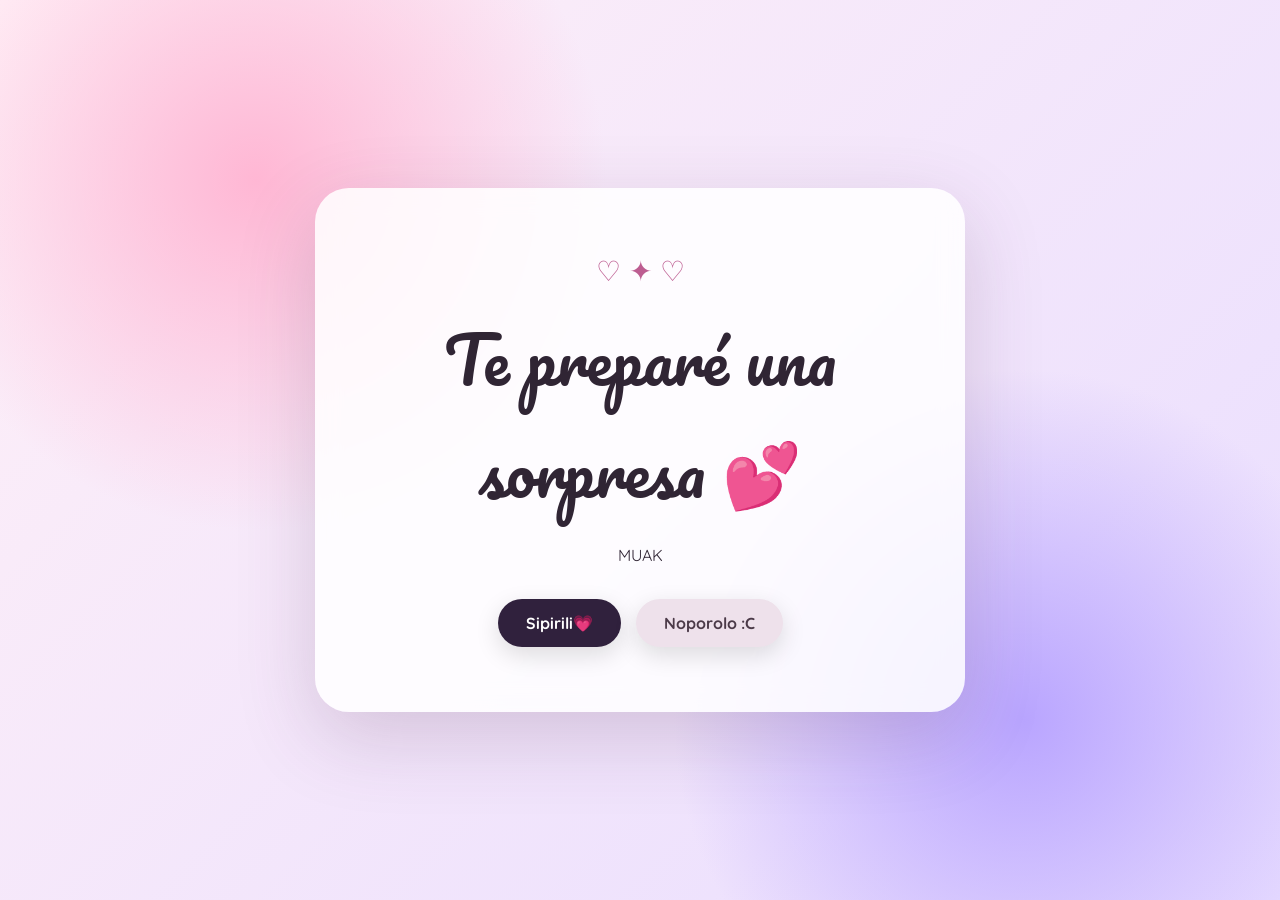
<file: index.html>
<!DOCTYPE html>
<html lang="es">
<head>
  <meta charset="UTF-8">
  <meta name="viewport" content="width=device-width, initial-scale=1.0">
  <title>Para mi sopi 💕</title>
  <link rel="stylesheet" href="style.css">
</head>
<body>

  <main class="intro-page">
    <section class="pantalla pantalla-inicial">
      <div class="sorpresa-card">
        <div class="decoracion">♡ ✦ ♡</div>
        <h1>Te preparé una sorpresa 💕</h1>
        <p>MUAK</p>
        <div class="botones">
          <button class="btn btn-aceptar" onclick="irACarta()">Sipirili💗</button>
          <button class="btn btn-rechazar" onclick="mostrarRechazo()">Noporolo :C</button>
        </div>
      </div>
    </section>
  </main>
  <script src="script.js"></script>
</body>
</html>
</file>
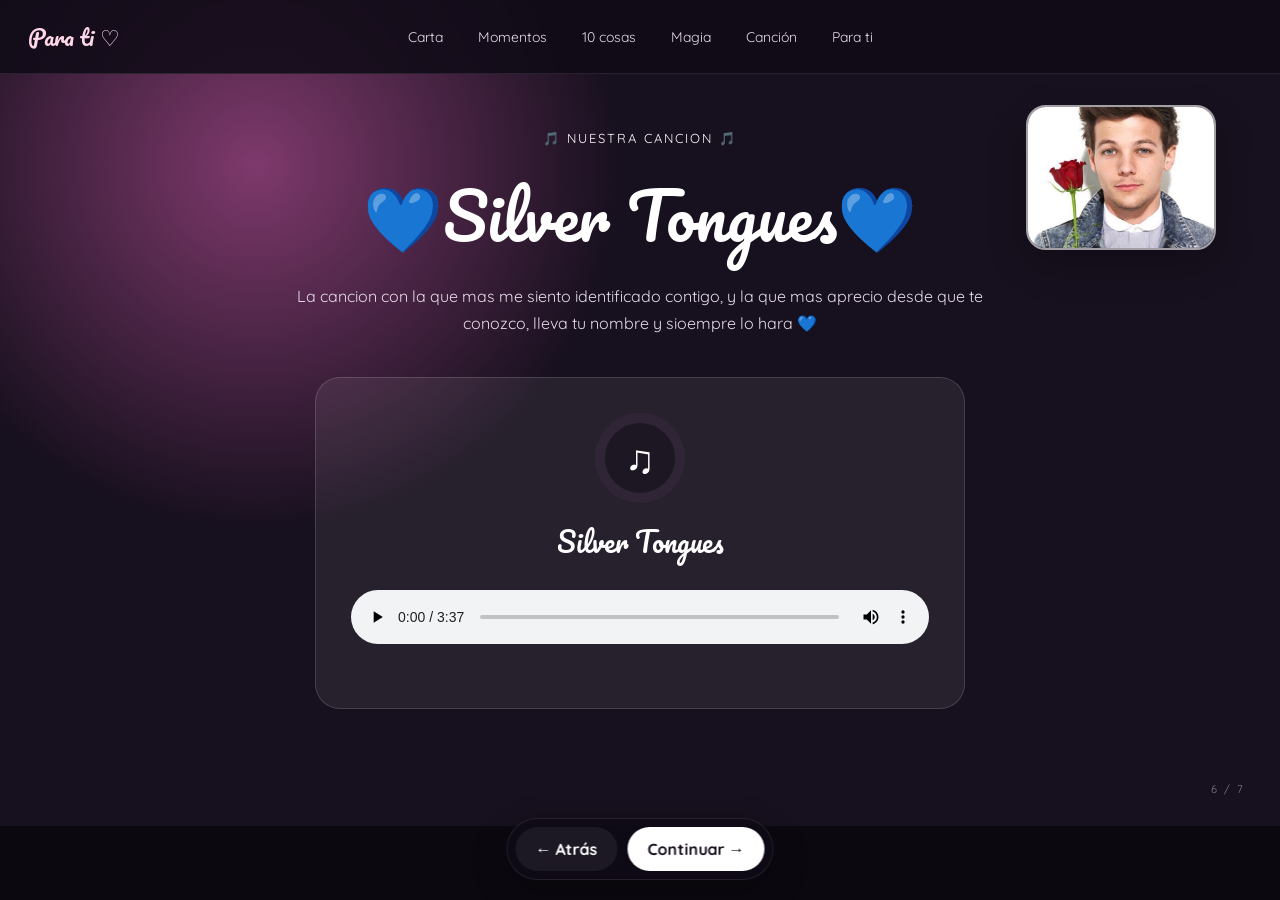
<file: cancion.html>
<!DOCTYPE html>
<html lang="es">
<head>
  <meta charset="UTF-8">
  <meta name="viewport" content="width=device-width, initial-scale=1.0">
  <title>Una canción para ti 🎵</title>
  <link rel="stylesheet" href="style.css">
</head>
<body>
  <header class="header">
    <div class="logo">Para ti ♡</div>
    <nav id="menu">
      <a href="carta.html">Carta</a>
      <a href="momentos.html">Momentos</a>
      <a href="cosas.html">10 cosas</a>
      <a href="magia.html">Magia</a>
      <a href="cancion.html">Canción</a>
      <a href="para-ti.html">Para ti</a>
    </nav>
    <button class="menu-movil" onclick="abrirMenu()">☰</button>
  </header>

  <main>
    <section class="seccion cancion pagina-completa">
      <div class="foto-tematica">
        <img src="imagenes/Louis Tomlinson.jpg" alt="Imagen para la canción">
      </div>
      <div class="titulo claro">
        <span>🎵 Nuestra cancion 🎵</span>
        <h2>💙Silver Tongues💙</h2>
        <p>La cancion con la que mas me siento identificado contigo, y la que mas aprecio desde que te conozco, lleva tu nombre y sioempre lo hara 💙</p>
      </div>
      <div class="audio-card">
        <div class="disco">♫</div>
        <h3>Silver Tongues</h3>
        <audio controls>
          <source src="audio/cancion.mp3" type="audio/mpeg">
        </audio>
      </div>
      <div class="mini-indicador">6 / 7</div>
    </section>
  <div class="controles">
    <button class="flecha atras" onclick="volver('twilight-flash.html')">← Atrás</button>
    <button class="flecha siguiente" onclick="continuar('para-ti.html')">Continuar →</button>
  </div>

  </main>
  <script src="script.js"></script>
</body>
</html>
</file>
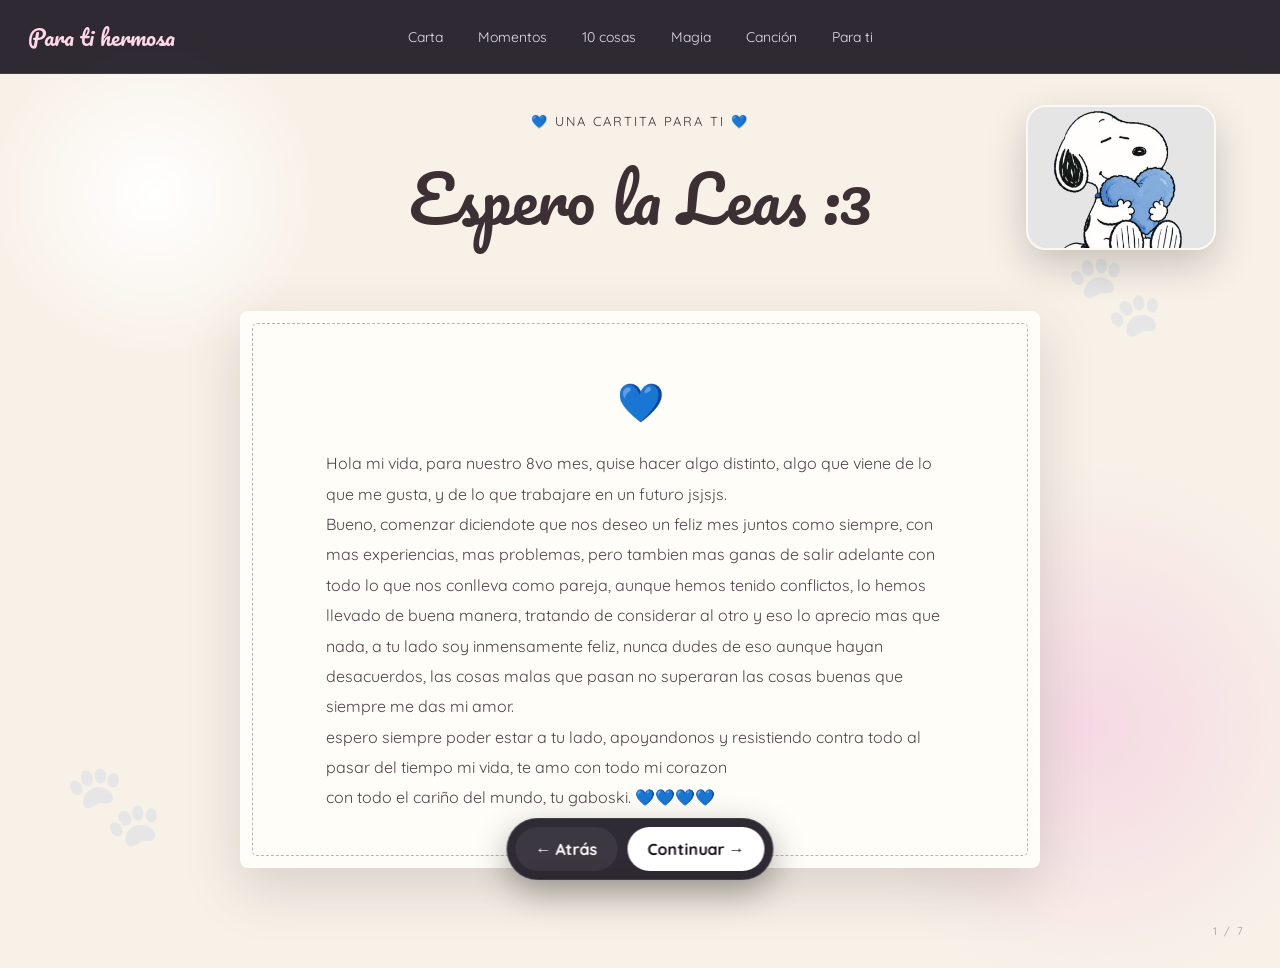
<file: carta.html>
<!DOCTYPE html>
<html lang="es">
<head>
  <meta charset="UTF-8">
  <meta name="viewport" content="width=device-width, initial-scale=1.0">
  <title>Mi carta 💌</title>
  <link rel="stylesheet" href="style.css">
</head>
<body>
  <header class="header">
    <div class="logo">Para ti hermosa </div>
    <nav id="menu">
      <a href="carta.html">Carta</a>
      <a href="momentos.html">Momentos</a>
      <a href="cosas.html">10 cosas</a>
      <a href="magia.html">Magia</a>
      <a href="cancion.html">Canción</a>
      <a href="para-ti.html">Para ti</a>
    </nav>
    <button class="menu-movil" onclick="abrirMenu()">☰</button>
  </header>

  <main>
    <section class="seccion snoopy pagina-completa">
      <div class="decor-foto foto-snoopy">
        <img src="imagenes/snoopycorazon.jpg" alt="Foto temática Snoopy">
      </div>
      <div class="titulo">
        <span>💙 una cartita para ti 💙</span>
        <h2>Espero la Leas :3</h2>
      </div>
      <div class="carta">
        <div class="patita">💙</div>
        <p>Hola mi vida, para nuestro 8vo mes, quise hacer algo distinto, algo que viene de lo que me gusta, y de lo que trabajare en un futuro jsjsjs.</p>
        <p>Bueno, comenzar diciendote que nos deseo un feliz mes juntos como siempre, con mas experiencias, mas problemas, pero tambien mas ganas de salir adelante con todo lo que nos conlleva como pareja, aunque hemos tenido conflictos, lo hemos llevado de buena manera, tratando de considerar al otro y eso lo aprecio mas que nada, a tu lado soy inmensamente feliz, nunca dudes de eso aunque hayan desacuerdos, las cosas malas que pasan no superaran las cosas buenas que siempre me das mi amor.</p>
        <p>espero siempre poder estar a tu lado, apoyandonos y resistiendo contra todo al pasar del tiempo mi vida, te amo con todo mi corazon</p>

        <p>con todo el cariño del mundo, tu gaboski. 💙💙💙💙 </p>
      </div>
      <div class="mini-indicador">1 / 7</div>
    </section>
  <div class="controles">
    <button class="flecha atras" onclick="volver('index.html')">← Atrás</button>
    <button class="flecha siguiente" onclick="continuar('momentos.html')">Continuar →</button>
  </div>

  </main>
  <script src="script.js"></script>
</body>
</html>
</file>
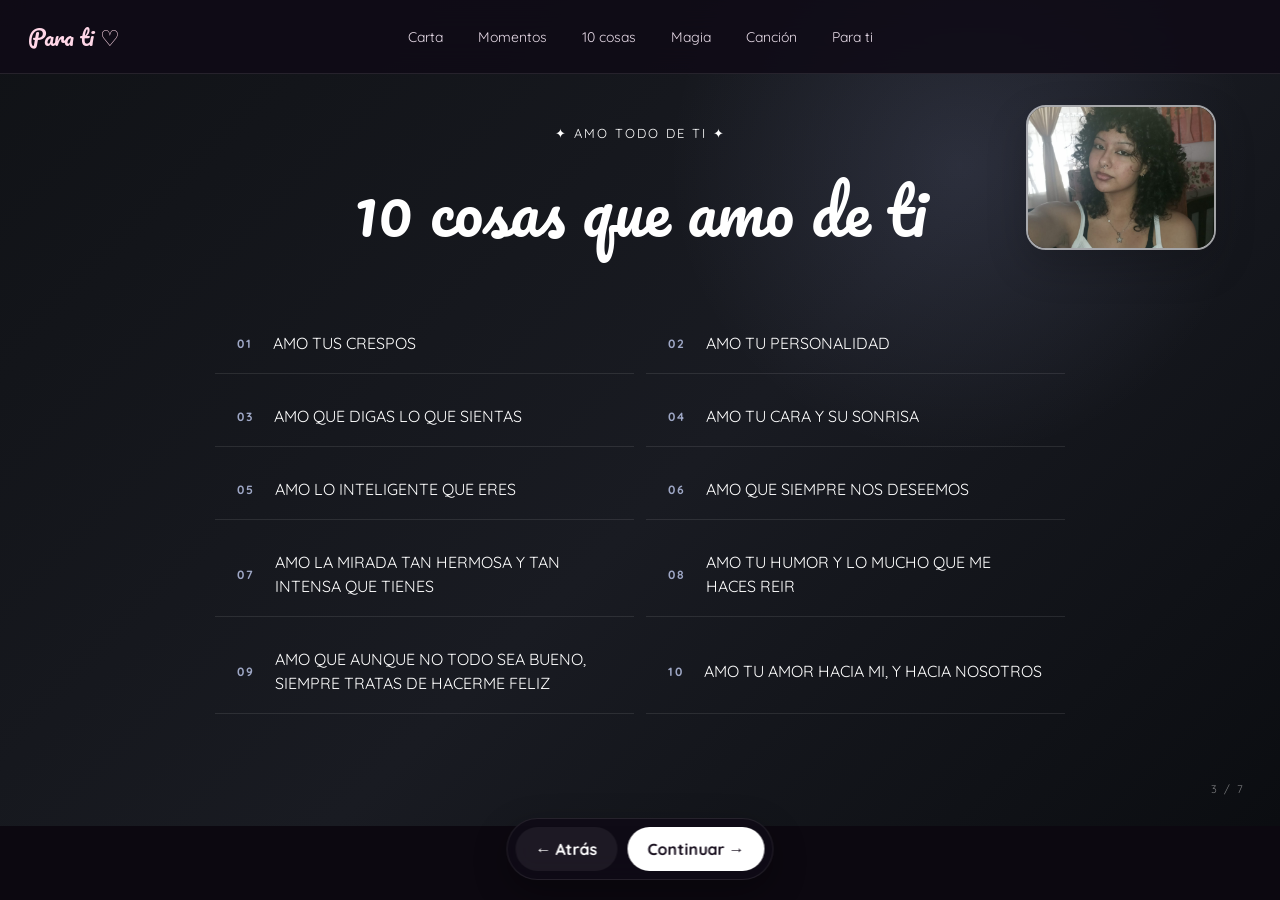
<file: cosas.html>
<!DOCTYPE html>
<html lang="es">
<head>
  <meta charset="UTF-8">
  <meta name="viewport" content="width=device-width, initial-scale=1.0">
  <title>10 cosas que amo de ti ❤️</title>
  <link rel="stylesheet" href="style.css">
</head>
<body>
  <header class="header">
    <div class="logo">Para ti ♡</div>
    <nav id="menu">
      <a href="carta.html">Carta</a>
      <a href="momentos.html">Momentos</a>
      <a href="cosas.html">10 cosas</a>
      <a href="magia.html">Magia</a>
      <a href="cancion.html">Canción</a>
      <a href="para-ti.html">Para ti</a>
    </nav>
    <button class="menu-movil" onclick="abrirMenu()">☰</button>
  </header>

  <main>
    <section class="seccion louis pagina-completa">
      <div class="foto-tematica louis-foto">
        <img src="imagenes/you.jpeg" alt="Foto temática">
      </div>
      <div class="titulo claro">
        <span>✦ amo todo de ti ✦</span>
        <h2>10 cosas que amo de ti</h2>
      </div>
      <div class="lista">
        <div><b>01</b><p>AMO TUS CRESPOS</p></div>
        <div><b>02</b><p>AMO TU PERSONALIDAD</p></div>
        <div><b>03</b><p>AMO QUE DIGAS LO QUE SIENTAS</p></div>
        <div><b>04</b><p>AMO TU CARA Y SU SONRISA</p></div>
        <div><b>05</b><p>AMO LO INTELIGENTE QUE ERES</p></div>
        <div><b>06</b><p>AMO QUE SIEMPRE NOS DESEEMOS</p></div>
        <div><b>07</b><p>AMO LA MIRADA TAN HERMOSA Y TAN INTENSA QUE TIENES</p></div>
        <div><b>08</b><p>AMO TU HUMOR Y LO MUCHO QUE ME HACES REIR</p></div>
        <div><b>09</b><p>AMO QUE AUNQUE NO TODO SEA BUENO, SIEMPRE TRATAS DE HACERME FELIZ</p></div>
        <div><b>10</b><p>AMO TU AMOR HACIA MI, Y HACIA NOSOTROS</p></div>
      </div>
      <div class="mini-indicador">3 / 7</div>
    </section>
  <div class="controles">
    <button class="flecha atras" onclick="volver('momentos.html')">← Atrás</button>
    <button class="flecha siguiente" onclick="continuar('magia.html')">Continuar →</button>
  </div>

  </main>
  <script src="script.js"></script>
</body>
</html>
</file>
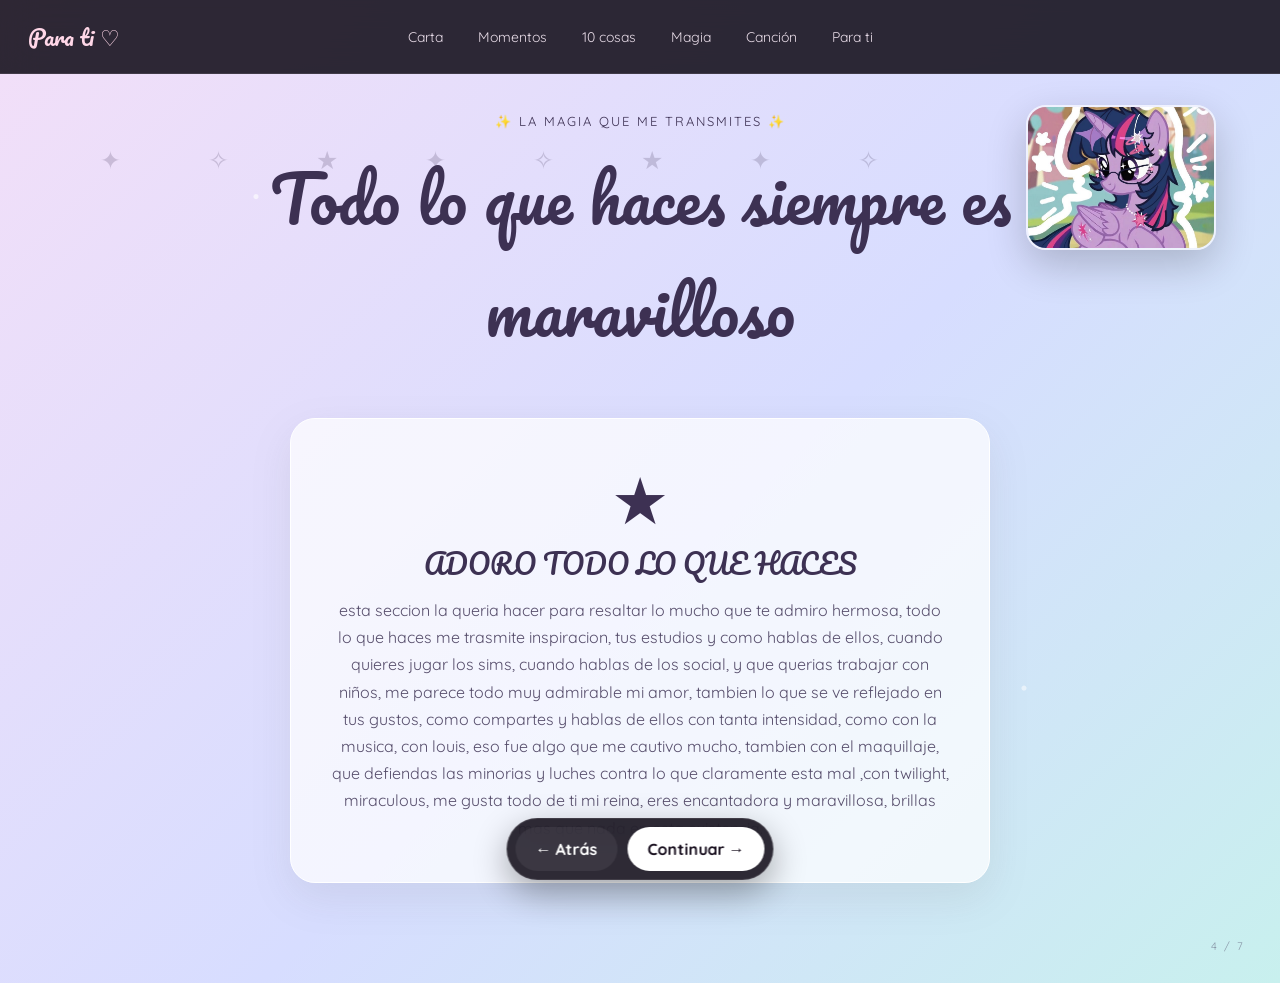
<file: magia.html>
<!DOCTYPE html>
<html lang="es">
<head>
  <meta charset="UTF-8">
  <meta name="viewport" content="width=device-width, initial-scale=1.0">
  <title>Un poquito de magia ✨</title>
  <link rel="stylesheet" href="style.css">
</head>
<body>
  <header class="header">
    <div class="logo">Para ti ♡</div>
    <nav id="menu">
      <a href="carta.html">Carta</a>
      <a href="momentos.html">Momentos</a>
      <a href="cosas.html">10 cosas</a>
      <a href="magia.html">Magia</a>
      <a href="cancion.html">Canción</a>
      <a href="para-ti.html">Para ti</a>
    </nav>
    <button class="menu-movil" onclick="abrirMenu()">☰</button>
  </header>

  <main>
    <section class="seccion twilight pagina-completa">
      <div class="foto-tematica twilight-foto">
        <img src="imagenes/twilight.jpg" alt="Foto temática">
      </div>
      <div class="estrellas">✦ ✧ ★ ✦ ✧ ★ ✦ ✧</div>
      <div class="titulo">
        <span>✨ La magia que me transmites ✨</span>
        <h2>Todo lo que haces siempre es maravilloso</h2>
      </div>
      <div class="magia-card">
        <div class="estrella">★</div>
        <h3>ADORO TODO LO QUE HACES</h3>
        <p>esta seccion la queria hacer para resaltar lo mucho que te admiro hermosa, todo lo que haces me trasmite inspiracion, tus estudios y como hablas de ellos, cuando quieres jugar los sims, cuando hablas de los social, y que querias trabajar con niños, me parece todo muy admirable mi amor, tambien lo que se ve reflejado en tus gustos, como compartes y hablas de ellos con tanta intensidad, como con la musica, con louis, eso fue algo que me cautivo mucho, tambien con el maquillaje, que defiendas las minorias y luches contra lo que claramente esta mal ,con twilight, miraculous, me gusta todo de ti mi reina, eres encantadora y maravillosa, brillas mas que nada en esta existencia.</p>
      </div>
      <div class="mini-indicador">4 / 7</div>
    </section>
  <div class="controles">
    <button class="flecha atras" onclick="volver('cosas.html')">← Atrás</button>
    <button class="flecha siguiente" onclick="continuar('twilight-flash.html')">Continuar →</button>
  </div>

  </main>
  <script src="script.js"></script>
</body>
</html>
</file>
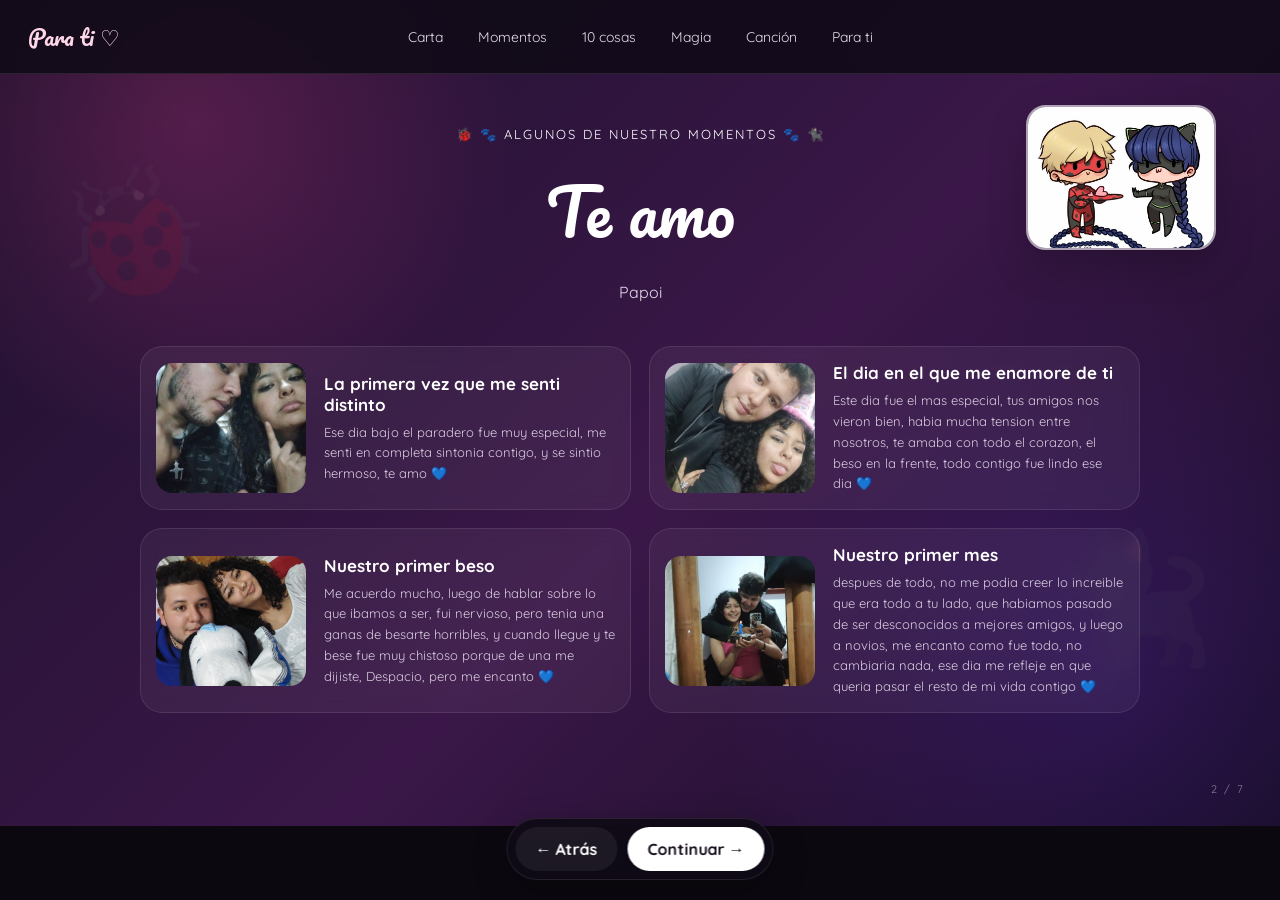
<file: momentos.html>
<!DOCTYPE html>
<html lang="es">
<head>
  <meta charset="UTF-8">
  <meta name="viewport" content="width=device-width, initial-scale=1.0">
  <title>Nuestros momentos 📸</title>
  <link rel="stylesheet" href="style.css">
</head>
<body>
  <header class="header">
    <div class="logo">Para ti ♡</div>
    <nav id="menu">
      <a href="carta.html">Carta</a>
      <a href="momentos.html">Momentos</a>
      <a href="cosas.html">10 cosas</a>
      <a href="magia.html">Magia</a>
      <a href="cancion.html">Canción</a>
      <a href="para-ti.html">Para ti</a>
    </nav>
    <button class="menu-movil" onclick="abrirMenu()">☰</button>
  </header>

  <main>
    <section class="seccion ladynoir pagina-completa">
      <div class="fondo-personajes">
        <div class="personaje-foto">
          <img src="imagenes/ladynoir (2).jpg" alt="Foto temática">
        </div>
      </div>
      <div class="titulo claro">
        <span>🐞 🐾 algunos de nuestro momentos 🐾 🐈‍⬛</span>
        <h2>Te amo</h2>
        <p>Papoi</p>
      </div>
      <div class="galeria">
        <article class="momento">
          <img src="imagenes/momento 2.jpg" alt="Momento 1">
          <div><h3>La primera vez que me senti distinto</h3><p>Ese dia bajo el paradero fue muy especial, me senti en completa sintonia contigo, y se sintio hermoso, te amo 💙 </p></div>
        </article>
        <article class="momento">
          <img src="imagenes/momento4.jpg" alt="Momento 2">
          <div><h3>El dia en el que me enamore de ti</h3><p>Este dia fue el mas especial, tus amigos nos vieron bien, habia mucha tension entre nosotros, te amaba con todo el corazon, el beso en la frente, todo contigo fue lindo ese dia 💙</p></div>
        </article>
        <article class="momento">
          <img src="imagenes/momento 3.jpg" alt="Momento 3">
          <div><h3>Nuestro primer beso</h3><p>Me acuerdo mucho, luego de hablar sobre lo que ibamos a ser, fui nervioso, pero tenia una ganas de besarte horribles, y cuando llegue y te bese fue muy chistoso porque de una me dijiste, Despacio, pero me encanto 💙</p></div>
        </article>
        <article class="momento">
          <img src="imagenes/momento1.jpg" alt="Momento 4">
          <div><h3>Nuestro primer mes</h3><p>despues de todo, no me podia creer lo increible que era todo a tu lado, que habiamos pasado de ser desconocidos a mejores amigos, y luego a novios, me encanto como fue todo, no cambiaria nada, ese dia me refleje en que queria pasar el resto de mi vida contigo 💙</p></div>
        </article>
      </div>
      <div class="mini-indicador">2 / 7</div>
    </section>
  <div class="controles">
    <button class="flecha atras" onclick="volver('carta.html')">← Atrás</button>
    <button class="flecha siguiente" onclick="continuar('cosas.html')">Continuar →</button>
  </div>

  </main>
  <script src="script.js"></script>
</body>
</html>
</file>
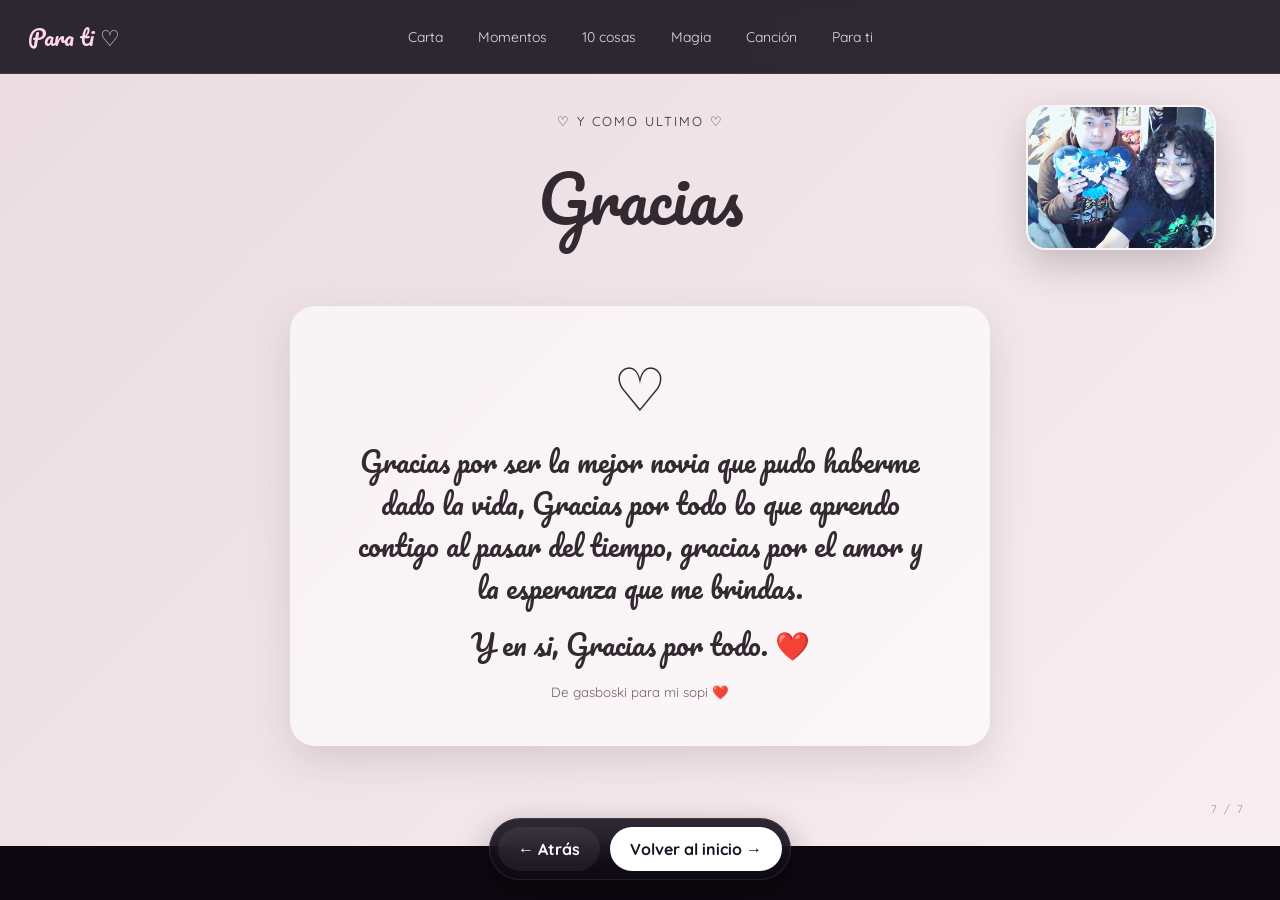
<file: para-ti.html>
<!DOCTYPE html>
<html lang="es">
<head>
  <meta charset="UTF-8">
  <meta name="viewport" content="width=device-width, initial-scale=1.0">
  <title>Para ti ♡</title>
  <link rel="stylesheet" href="style.css">
</head>
<body>
  <header class="header">
    <div class="logo">Para ti ♡</div>
    <nav id="menu">
      <a href="carta.html">Carta</a>
      <a href="momentos.html">Momentos</a>
      <a href="cosas.html">10 cosas</a>
      <a href="magia.html">Magia</a>
      <a href="cancion.html">Canción</a>
      <a href="para-ti.html">Para ti</a>
    </nav>
    <button class="menu-movil" onclick="abrirMenu()">☰</button>
  </header>

  <main>
    <section class="seccion para-ti pagina-completa">
      <div class="foto-tematica">
        <img src="imagenes/us.jpg" alt="Foto especial">
      </div>
      <div class="titulo">
        <span>♡ Y como ultimo ♡</span>
        <h2>Gracias</h2>
      </div>
      <div class="mensaje">
        <span>♡</span>
        <p>Gracias por ser la mejor novia que pudo haberme dado la vida, Gracias por todo lo que aprendo contigo al pasar del tiempo, gracias por el amor y la esperanza que me brindas.</p>
        <p>Y en si, Gracias por todo. ❤️</p>
        <small>De gasboski para mi sopi ❤️</small>
      </div>
      <div class="mini-indicador">7 / 7</div>
    </section>
  <div class="controles">
    <button class="flecha atras" onclick="volver('cancion.html')">← Atrás</button>
    <button class="flecha siguiente" onclick="continuar('index.html')">Volver al inicio →</button>
  </div>

  </main>
  <script src="script.js"></script>
</body>
</html>
</file>
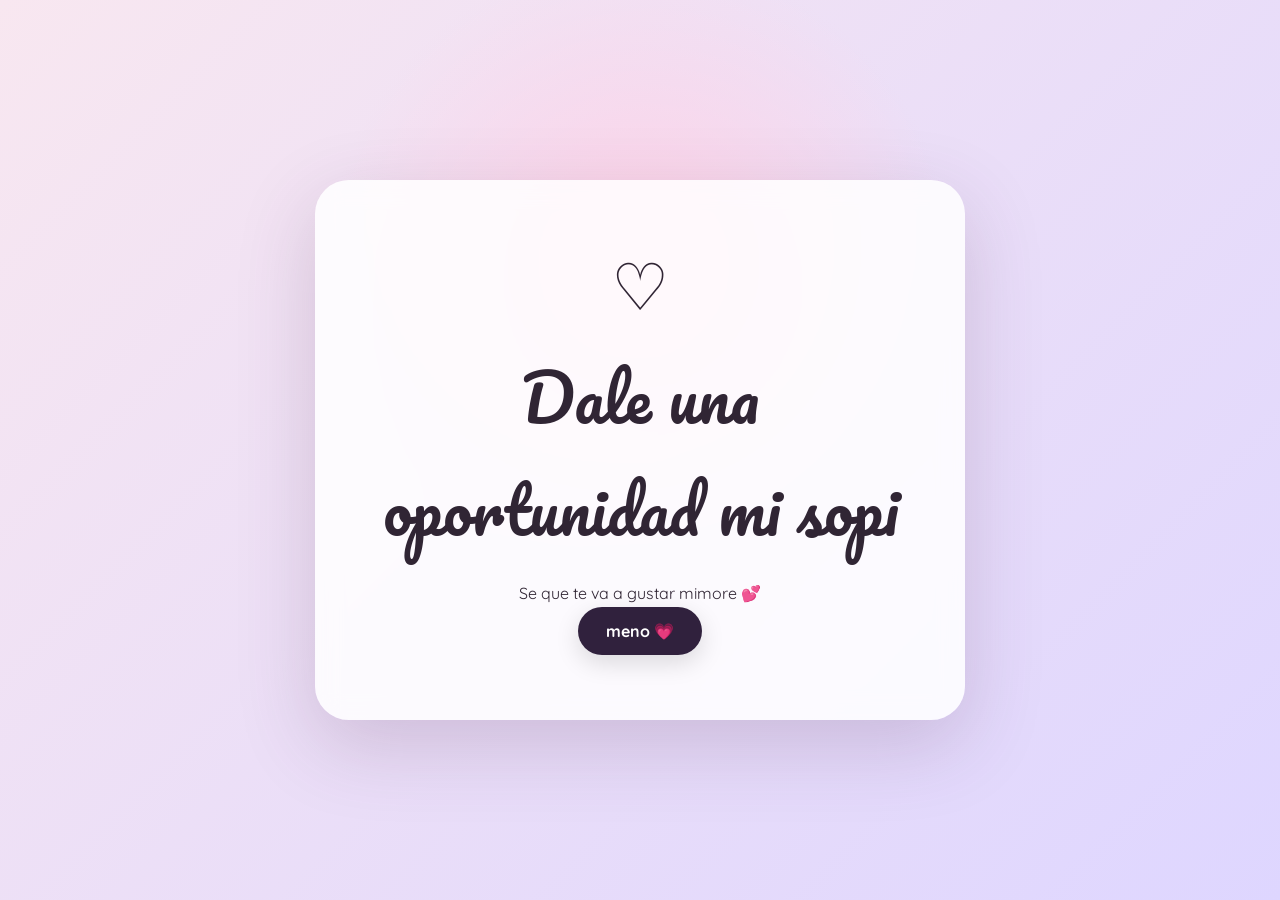
<file: rechazo.html>
<!DOCTYPE html>
<html lang="es">
<head>
  <meta charset="UTF-8">
  <meta name="viewport" content="width=device-width, initial-scale=1.0">
  <title>Dale una oportunidad 💕</title>
  <link rel="stylesheet" href="style.css">
</head>
<body>

  <main class="intro-page">
    <section class="pantalla pantalla-rechazo">
      <div class="rechazo-card">
        <div class="gatito">♡</div>
        <h1>Dale una oportunidad mi sopi</h1>
        <p>Se que te va a gustar mimore 💕</p>

        <button class="btn btn-aceptar" onclick="irACarta()">meno 💗</button>
      </div>
    </section>
  </main>
  <script src="script.js"></script>
</body>
</html>
</file>
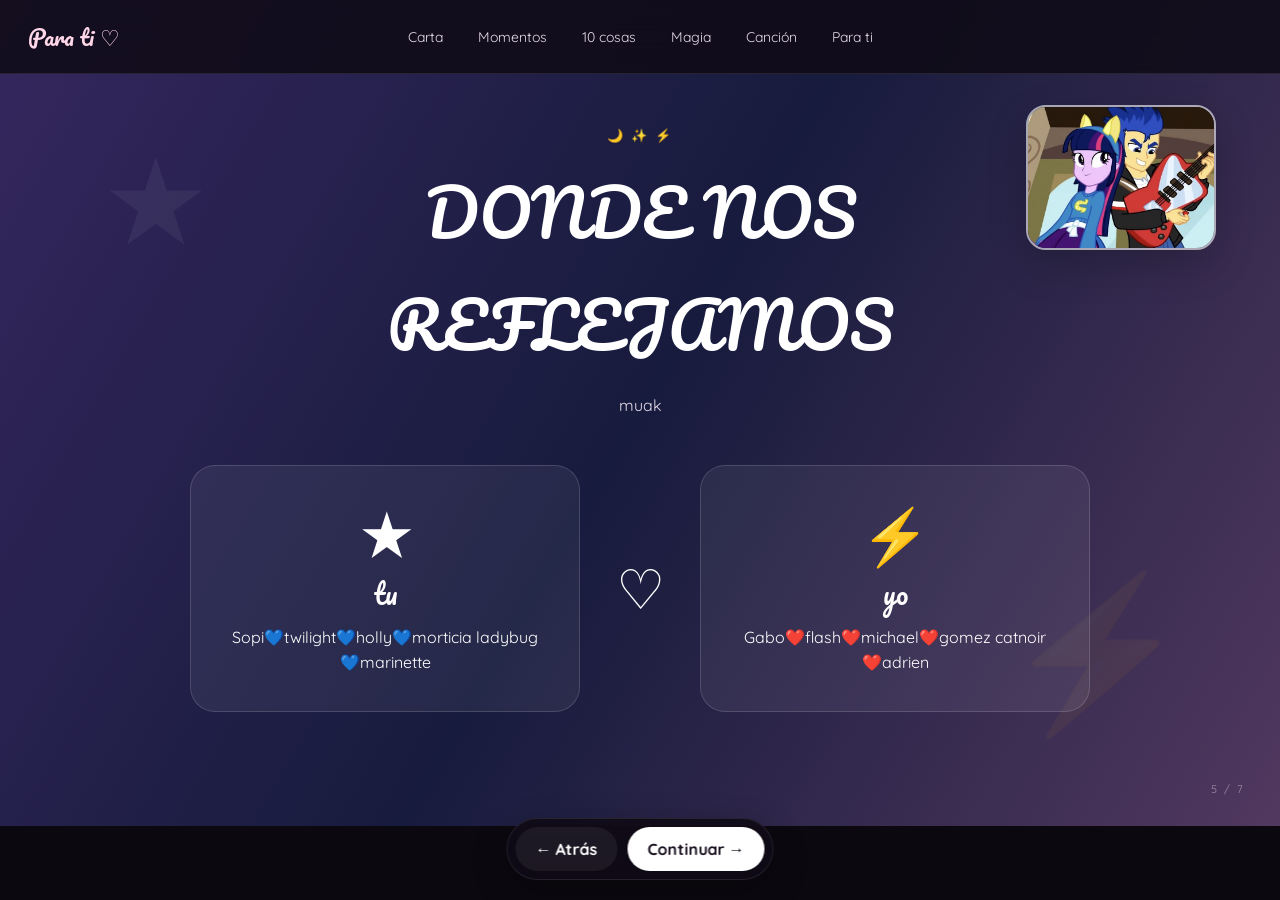
<file: twilight-flash.html>
<!DOCTYPE html>
<html lang="es">
<head>
  <meta charset="UTF-8">
  <meta name="viewport" content="width=device-width, initial-scale=1.0">
  <title>Dos mundos ✨⚡</title>
  <link rel="stylesheet" href="style.css">
</head>
<body>
  <header class="header">
    <div class="logo">Para ti ♡</div>
    <nav id="menu">
      <a href="carta.html">Carta</a>
      <a href="momentos.html">Momentos</a>
      <a href="cosas.html">10 cosas</a>
      <a href="magia.html">Magia</a>
      <a href="cancion.html">Canción</a>
      <a href="para-ti.html">Para ti</a>
    </nav>
    <button class="menu-movil" onclick="abrirMenu()">☰</button>
  </header>

  <main>
    <section class="seccion twiflash pagina-completa">
      <div class="foto-pareja">
        <div>
          <img src="imagenes/twilightflash.jpg" alt="Foto temática">
        </div>
      </div>
      <div class="titulo claro">
        <span>🌙 ✨ ⚡</span>
        <h2>DONDE NOS REFLEJAMOS</h2>
        <p>muak</p>
      </div>
      <div class="dos-mundos">
        <div class="mundo"><strong>★</strong><h3>tu</h3><p>Sopi💙twilight💙holly💙morticia ladybug💙marinette</p></div>
        <div class="corazon">♡</div>
        <div class="mundo"><strong>⚡</strong><h3>yo</h3><p>Gabo❤️flash❤️michael❤️gomez catnoir❤️adrien</p></div>
      </div>
      <div class="mini-indicador">5 / 7</div>
    </section>
  <div class="controles">
    <button class="flecha atras" onclick="volver('magia.html')">← Atrás</button>
    <button class="flecha siguiente" onclick="continuar('cancion.html')">Continuar →</button>
  </div>

  </main>
  <script src="script.js"></script>
</body>
</html>
</file>
<file: style.css>
@import url('https://fonts.googleapis.com/css2?family=Pacifico&family=Quicksand:wght@400;500;600;700&display=swap');

*{box-sizing:border-box;margin:0;padding:0}
html{scroll-behavior:smooth}
body{font-family:Quicksand,sans-serif;background:#0c0810;color:#fff;overflow-x:hidden}
button,a{font:inherit}
button{cursor:pointer}
a{text-decoration:none;color:inherit}

.pantalla{min-height:100vh;display:flex;align-items:center;justify-content:center;padding:30px}
.intro-page{min-height:100vh;background:radial-gradient(circle at 20% 20%,#ffb7d4 0,transparent 28%),radial-gradient(circle at 80% 80%,#b9a5ff 0,transparent 28%),linear-gradient(135deg,#fff0f7,#e8ddff)}
.pantalla-rechazo{background:radial-gradient(circle at 50% 30%,#ffd2e6,transparent 35%),linear-gradient(135deg,#f8e7f0,#ded6ff)}
.sorpresa-card,.rechazo-card{width:min(650px,94vw);padding:65px 45px;text-align:center;border-radius:34px;background:#ffffffd9;color:#302534;box-shadow:0 25px 80px #5c315833;backdrop-filter:blur(12px);animation:entrada .8s ease}
.sorpresa-card h1,.rechazo-card h1{font-family:Pacifico;font-weight:400;font-size:clamp(38px,6vw,64px);margin:15px 0}
.sorpresa-card p,.rechazo-card p{line-height:1.7}
.pequeno{letter-spacing:2px;text-transform:uppercase;font-size:13px}
.decoracion{font-size:28px;color:#bd5d91}
.gatito{font-size:65px}
.botones{display:flex;justify-content:center;gap:15px;margin-top:30px;flex-wrap:wrap}
.btn{border:0;border-radius:999px;padding:14px 28px;font-weight:700;transition:.25s;box-shadow:0 8px 25px #0002}
.btn:hover{transform:translateY(-3px) scale(1.03)}
.btn-aceptar{background:#30213d;color:#fff}
.btn-rechazar{background:#eee1eb;color:#4b3a48}

.header{height:74px;position:fixed;z-index:50;top:0;left:0;right:0;display:grid;grid-template-columns:1fr auto 1fr;align-items:center;padding:0 28px;background:#100b17dd;backdrop-filter:blur(16px);border-bottom:1px solid #ffffff18}
.logo{font-family:Pacifico;font-size:22px;color:#ffd7e8}
.header nav{display:flex;justify-content:center;gap:7px}
.header nav a{padding:10px 14px;border-radius:999px;color:#e8dce8;font-size:14px;transition:.2s}
.header nav a:hover{background:#ffffff12;color:#fff}
.menu-movil{display:none;justify-self:end;background:none;border:0;color:#fff;font-size:25px}

main{min-height:100vh}
.pagina-completa{min-height:calc(100vh - 74px);padding-top:110px;padding-bottom:90px}
.seccion{position:relative;min-height:calc(100vh - 74px);padding:110px 8% 100px;display:flex;flex-direction:column;justify-content:center;overflow:hidden}
.titulo{position:relative;z-index:3;text-align:center;max-width:900px;width:100%;margin:0 auto}
.titulo span{font-size:13px;letter-spacing:2px;text-transform:uppercase}
.titulo h2{font-family:Pacifico;font-weight:400;font-size:clamp(38px,5vw,68px);margin:12px 0}
.titulo p{max-width:700px;margin:auto;line-height:1.7}
.claro{color:#fff}.claro p{color:#e6dbe8}

.decor-foto,.foto-tematica,.foto-pareja{position:absolute;z-index:4;top:105px;right:5%;width:190px;text-align:center}
.decor-foto img,.foto-tematica img,.foto-pareja img{width:100%;height:145px;object-fit:cover;border-radius:20px;border:2px solid #ffffff99;box-shadow:0 15px 40px #0003}
.decor-foto span,.foto-tematica span,.foto-pareja span{display:block;font-size:10px;margin-top:7px;opacity:.7}

.snoopy{background:radial-gradient(circle at 12% 20%,#fff 0,transparent 12%),radial-gradient(circle at 85% 75%,#f5d9e4 0,transparent 20%),#f8f1e8;color:#3d3034}
.snoopy:before,.snoopy:after{content:"🐾";position:absolute;font-size:80px;opacity:.08}
.snoopy:before{left:5%;bottom:12%}.snoopy:after{right:9%;top:25%}
.carta{position:relative;z-index:3;width:min(800px,100%);margin:45px auto 0;padding:55px 8%;background:#fffdf7;border-radius:8px;box-shadow:0 20px 55px #493b3b2e;color:#51434a;line-height:1.9}
.carta:before{content:"";position:absolute;inset:12px;border:1px dashed #c9aeb7;border-radius:5px;pointer-events:none}
.patita{font-size:38px;text-align:center;margin-bottom:10px}.firma{text-align:right;font-family:Pacifico;font-size:22px;margin-top:25px}

.ladynoir{background:radial-gradient(circle at 15% 15%,#d73a8b44,transparent 25%),radial-gradient(circle at 85% 80%,#5525b444,transparent 30%),linear-gradient(135deg,#1d112c,#3a1748 55%,#160d24)}
.fondo-personajes:before{content:"🐞";position:absolute;left:4%;top:18%;font-size:130px;opacity:.08}.fondo-personajes:after{content:"🐈‍⬛";position:absolute;right:5%;bottom:18%;font-size:130px;opacity:.08}
.galeria{position:relative;z-index:3;display:grid;grid-template-columns:repeat(2,1fr);gap:18px;max-width:1000px;width:100%;margin:40px auto 0}
.momento{display:grid;grid-template-columns:150px 1fr;gap:18px;align-items:center;padding:15px;background:#ffffff0d;border:1px solid #ffffff18;border-radius:22px;backdrop-filter:blur(8px)}
.momento img{width:150px;height:130px;object-fit:cover;border-radius:16px}.momento h3{font-size:17px;margin-bottom:7px}.momento p{font-size:13px;line-height:1.6;color:#d9ccdf}.ayuda{text-align:center;font-size:11px;opacity:.55;margin-top:22px}

.louis{background:radial-gradient(circle at 75% 20%,#b8c4ff1f,transparent 25%),linear-gradient(135deg,#101216,#191b22 55%,#0b0d11)}
.lista{position:relative;z-index:3;display:grid;grid-template-columns:repeat(2,1fr);gap:12px;max-width:850px;width:100%;margin:35px auto 0}
.lista div{display:flex;align-items:center;gap:20px;padding:18px 22px;border-bottom:1px solid #ffffff18}.lista b{font-size:12px;letter-spacing:2px;color:#9ea7c5}.lista p{line-height:1.5}

.twilight{background:radial-gradient(circle at 20% 20%,#fff9 0 2px,transparent 3px),radial-gradient(circle at 80% 70%,#fff8 0 2px,transparent 3px),linear-gradient(135deg,#f3dff8,#d7ddff 55%,#c8f0ee);color:#3d3153}
.estrellas{position:absolute;inset:0;padding:100px;font-size:25px;word-spacing:80px;line-height:120px;opacity:.2}
.twilight .titulo p{color:#544b6e}
.magia-card{position:relative;z-index:3;width:min(700px,100%);margin:40px auto 0;padding:40px;text-align:center;background:#ffffffb8;border:1px solid #fff;border-radius:25px;box-shadow:0 15px 40px #7772}
.estrella{font-size:65px}.magia-card h3{font-family:Pacifico;font-size:27px;font-weight:400}.magia-card p{line-height:1.7;color:#574e6c;margin-top:10px}

.twiflash{background:linear-gradient(120deg,#35275e,#171b3d 50%,#51385f)}
.twiflash:before{content:'★';position:absolute;left:8%;top:15%;font-size:120px;opacity:.05}.twiflash:after{content:'⚡';position:absolute;right:7%;bottom:10%;font-size:150px;opacity:.05}
.foto-pareja{top:105px}.foto-pareja img{height:145px}
.dos-mundos{position:relative;z-index:3;display:grid;grid-template-columns:1fr 80px 1fr;gap:20px;align-items:center;max-width:900px;width:100%;margin:45px auto 0}
.mundo{padding:35px;text-align:center;border-radius:25px;background:#ffffff10;border:1px solid #ffffff25;min-height:230px;display:flex;flex-direction:column;justify-content:center}
.mundo strong{font-size:55px}.mundo h3{font-family:Pacifico;font-weight:400;font-size:27px}.mundo p{line-height:1.6;margin-top:8px}.corazon{text-align:center;font-size:55px}

.cancion{background:radial-gradient(circle at 20% 20%,#7e396c,transparent 30%),#17101e}
.audio-card{position:relative;z-index:3;max-width:650px;width:100%;margin:40px auto 0;padding:35px;text-align:center;border-radius:25px;background:#ffffff12;border:1px solid #ffffff25}
.disco{width:90px;height:90px;border-radius:50%;display:flex;align-items:center;justify-content:center;margin:0 auto 15px;background:#1c1722;border:10px solid #302536;font-size:40px}
.audio-card h3{font-family:Pacifico;font-size:27px;font-weight:400}.audio-card audio{width:100%;margin:25px 0}.audio-card p{font-size:12px;color:#d8cadb}

.para-ti{background:linear-gradient(135deg,#eadce1,#f8edf1);color:#332a31}.para-ti .titulo p{color:#5c4e55}
.mensaje{position:relative;z-index:3;max-width:700px;width:100%;margin:40px auto 0;padding:45px;text-align:center;background:#fff9;border-radius:25px;box-shadow:0 15px 40px #5b45442b}.mensaje span{font-size:60px}.mensaje p{font-family:Pacifico;font-size:28px;line-height:1.5;margin:15px}.mensaje small{color:#765c69}

.controles{position:fixed;z-index:60;bottom:20px;left:50%;transform:translateX(-50%);display:flex;gap:10px;padding:8px;background:#100b17dd;border:1px solid #ffffff18;border-radius:999px;backdrop-filter:blur(14px);box-shadow:0 12px 35px #0005}
.flecha{border:0;border-radius:999px;padding:12px 20px;background:#ffffff10;color:#fff;transition:.2s;font-weight:700}
.flecha:hover{background:#ffffff20;transform:translateY(-2px)}
.siguiente{background:#fff;color:#1a1120}.siguiente:hover{background:#ffeaf4}
.mini-indicador{position:absolute;bottom:30px;right:35px;font-size:11px;letter-spacing:2px;opacity:.45}

@keyframes entrada{from{opacity:0;transform:translateY(20px) scale(.98)}to{opacity:1;transform:none}}

@media(max-width:850px){
 .header{grid-template-columns:1fr auto;height:62px}.header nav{display:none;position:absolute;top:62px;left:0;right:0;flex-direction:column;background:#10091a;padding:20px;gap:6px}.header nav.abierto{display:flex}.menu-movil{display:block}
 .header nav a{text-align:center}
 .pagina-completa{padding-top:95px;padding-bottom:95px}.seccion{padding-left:5%;padding-right:5%}
 .foto-tematica,.foto-pareja,.decor-foto,.personaje-foto{position:relative;top:auto;right:auto;margin:0 auto 25px;transform:none;width:160px}
 .titulo{margin-top:5px}.galeria,.lista{grid-template-columns:1fr}.dos-mundos{grid-template-columns:1fr;gap:12px}.corazon{order:2}
 .momento{grid-template-columns:100px 1fr}.momento img{width:100px;height:100px}.carta{padding:45px 8%}
 .controles{bottom:12px;width:max-content;max-width:94vw}.flecha{padding:10px 14px;font-size:13px}.mini-indicador{bottom:78px;right:18px}
}

.personaje-foto {
    position: absolute;
    z-index: 4;
    top: 105px;
    right: 5%;
    width: 190px;
    text-align: center;
}

.personaje-foto img {
    width: 190px;
    height: 145px;
    object-fit: cover;
    border-radius: 20px;
    border: 2px solid #ffffff99;
    box-shadow: 0 15px 40px #0003;
}

.personaje-foto span {
    display: block;
    font-size: 10px;
    margin-top: 7px;
    opacity: .7;
}
</file>
